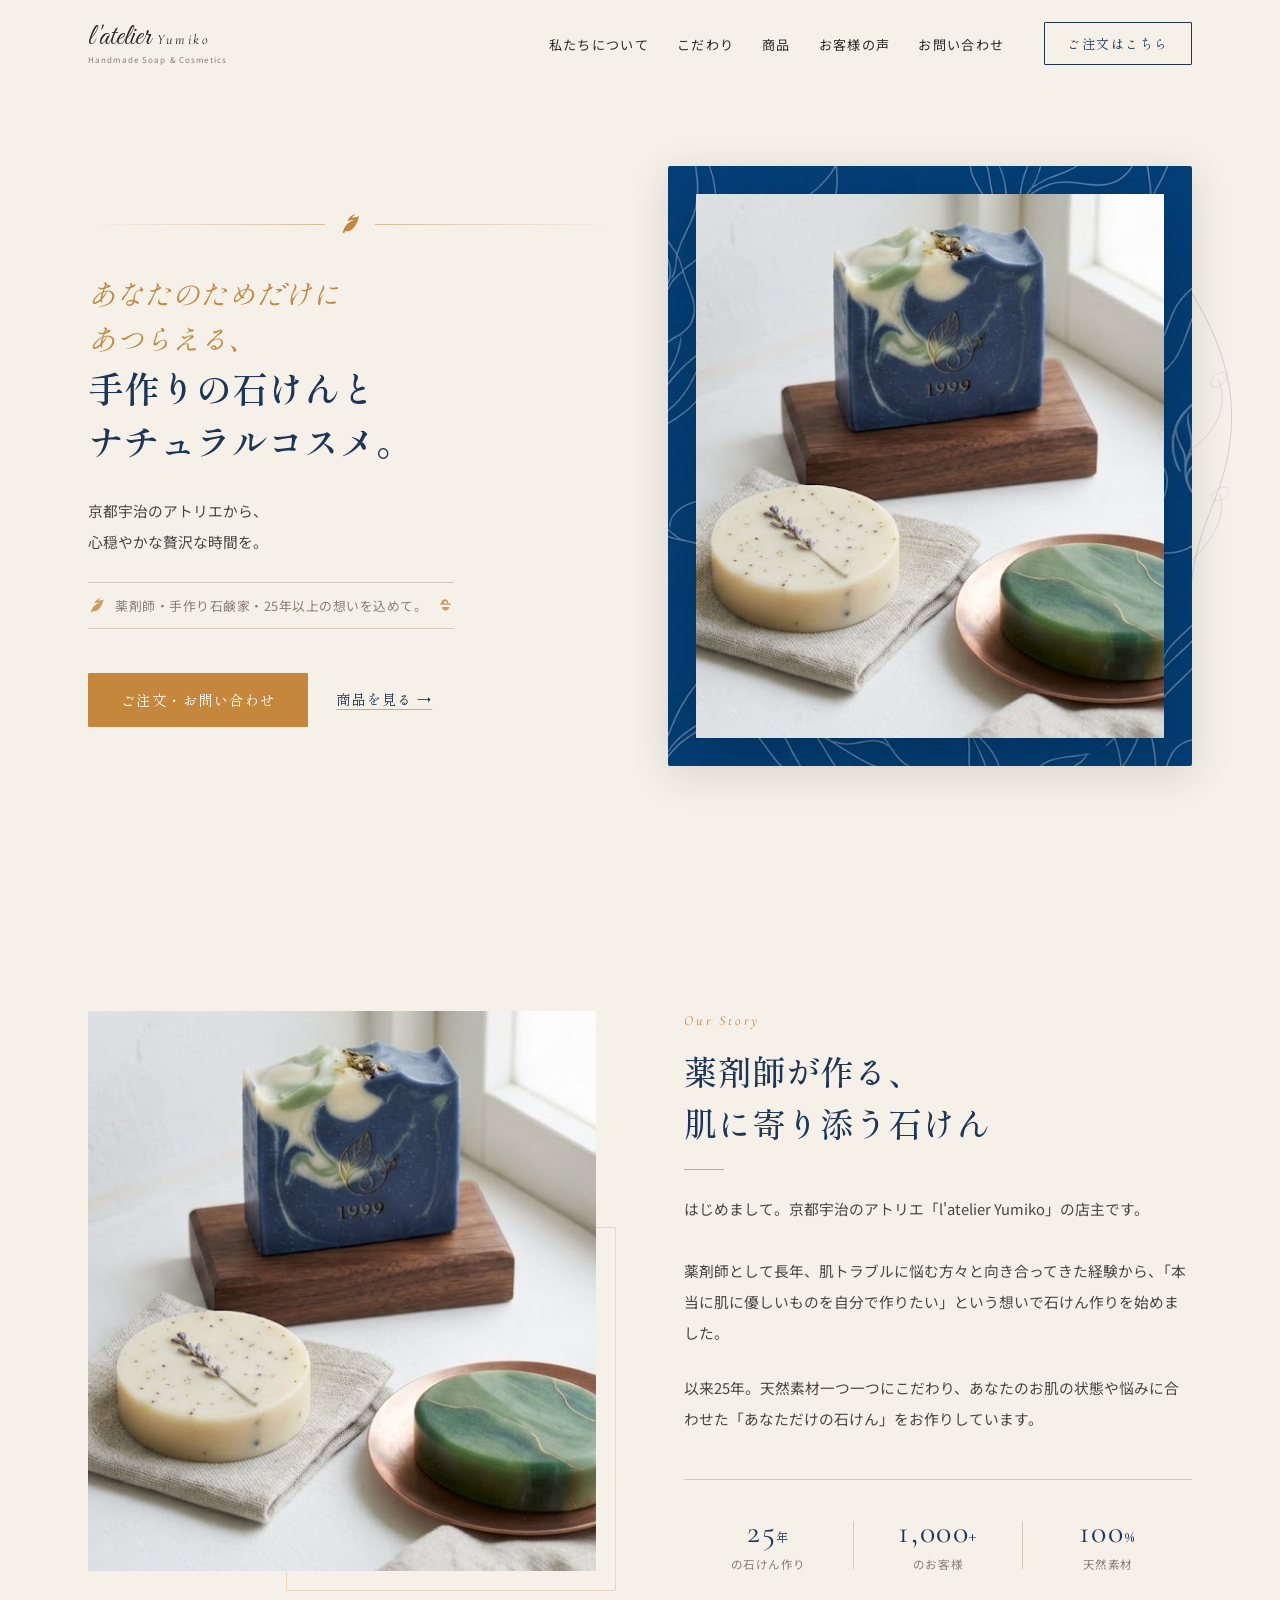
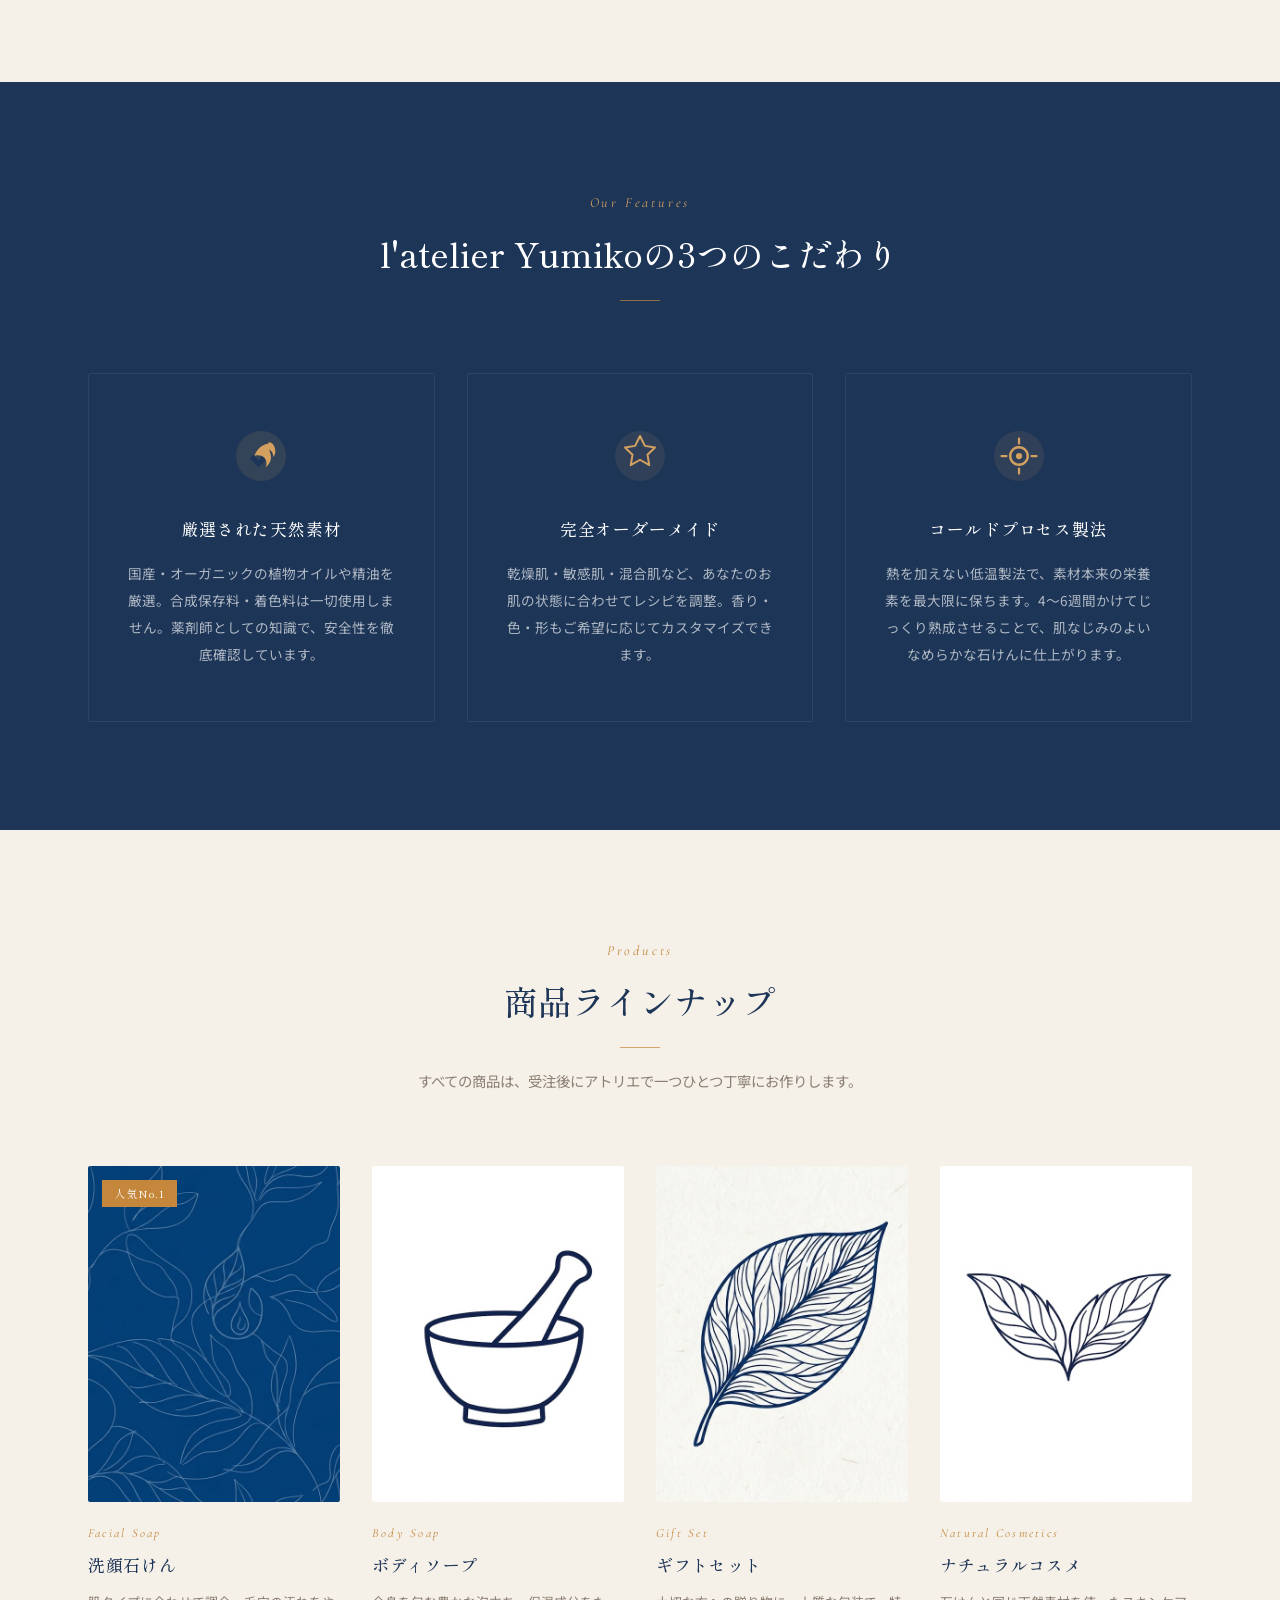
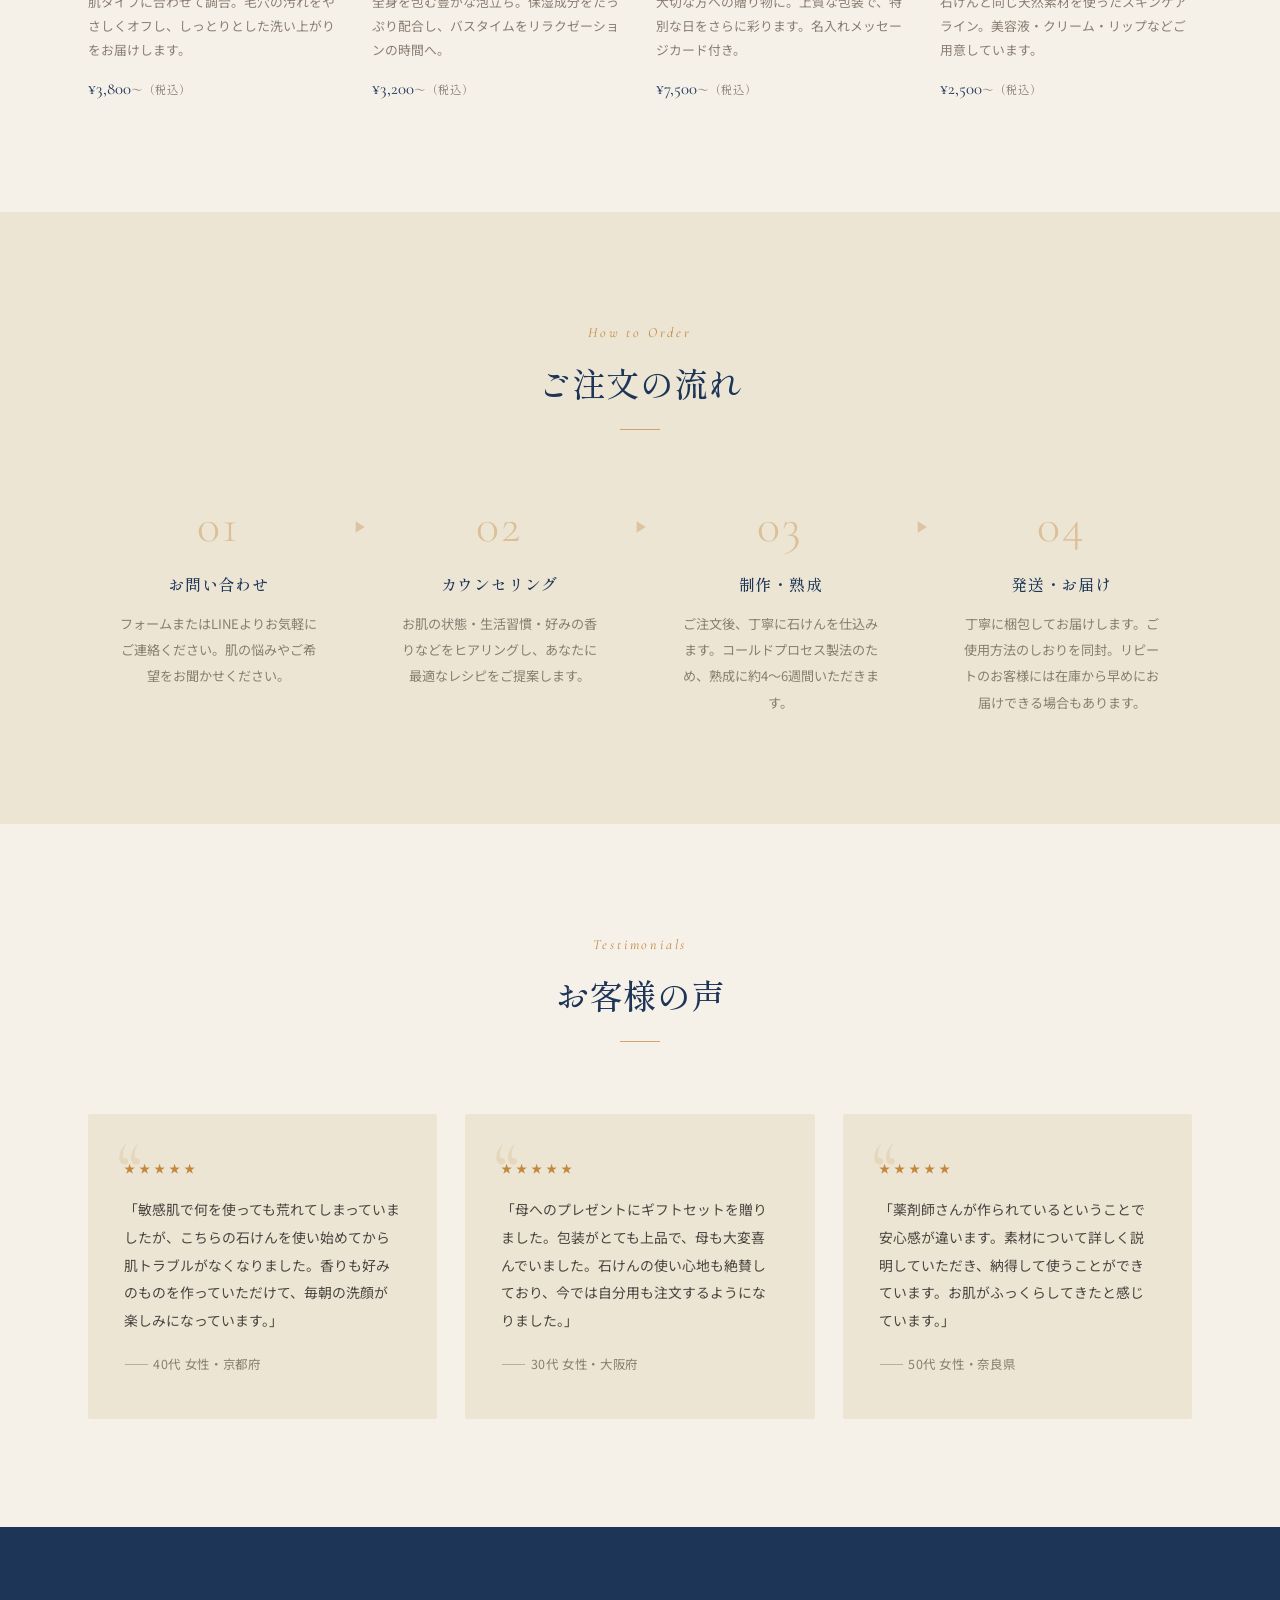
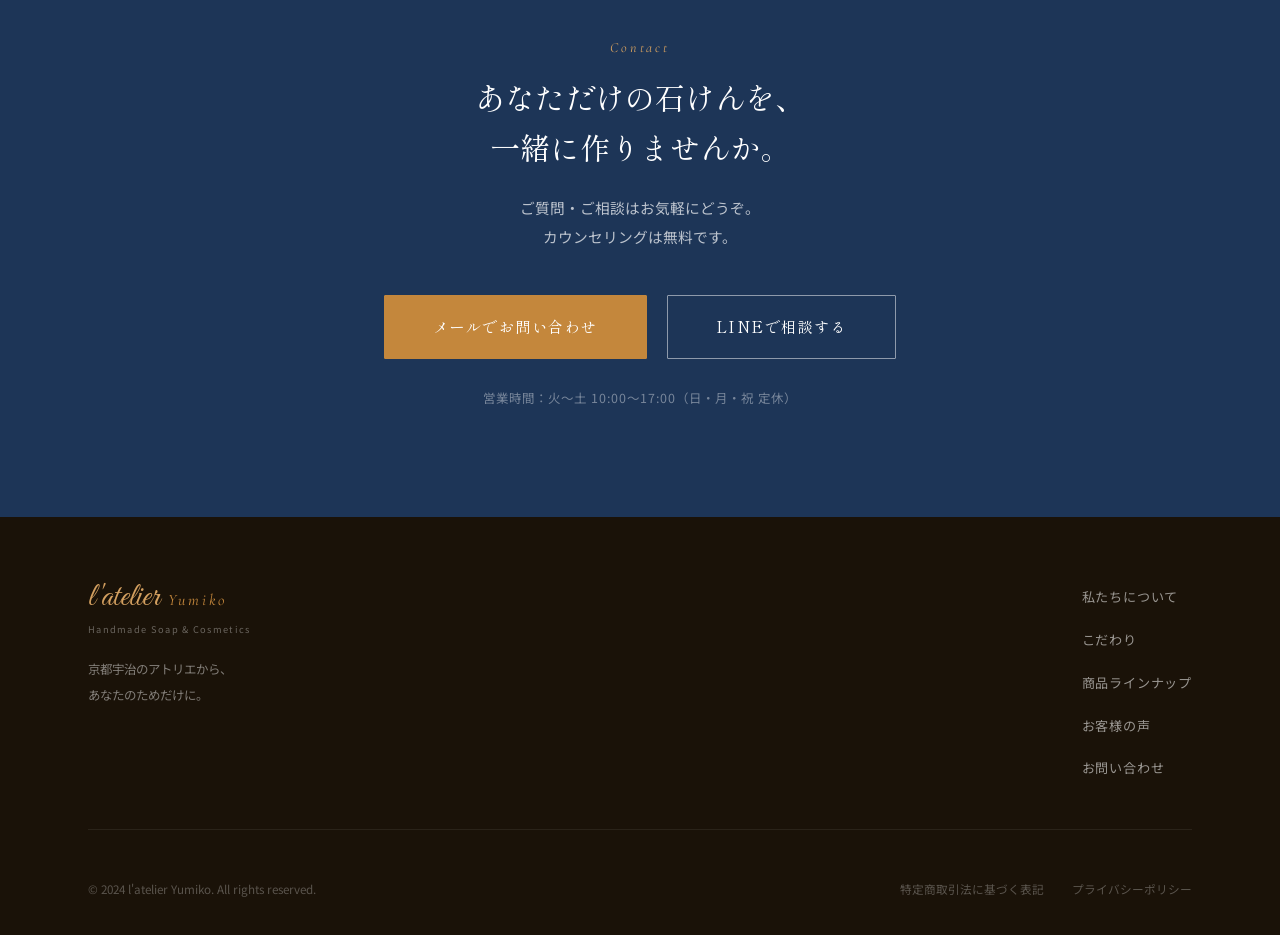
<file: index.html>
<!DOCTYPE html>
<html lang="ja">
<head>
  <meta charset="UTF-8">
  <meta name="viewport" content="width=device-width, initial-scale=1.0">
  <title>l'atelier Yumiko｜オーダーメイドの手作り化粧石鹸とナチュラルコスメ</title>
  <link rel="preconnect" href="https://fonts.googleapis.com">
  <link rel="preconnect" href="https://fonts.gstatic.com" crossorigin>
  <link href="https://fonts.googleapis.com/css2?family=Cormorant+Garamond:ital,wght@0,300;0,400;1,300;1,400&family=Great+Vibes&family=Shippori+Mincho:wght@400;500;600&family=Noto+Sans+JP:wght@300;400&display=swap" rel="stylesheet">
  <link rel="stylesheet" href="css/style.css">
</head>
<body>

  <!-- ===== HEADER ===== -->
  <header class="header" id="header">
    <div class="header__inner">
      <div class="header__logo">
        <div class="header__logo-mark">
          <span class="header__logo-script">l'atelier</span>
          <span class="header__logo-name">Yumiko</span>
        </div>
        <span class="header__logo-sub">Handmade Soap &amp; Cosmetics</span>
      </div>
      <nav class="header__nav" id="headerNav">
        <ul class="header__nav-list">
          <li><a href="#about">私たちについて</a></li>
          <li><a href="#features">こだわり</a></li>
          <li><a href="#products">商品</a></li>
          <li><a href="#testimonials">お客様の声</a></li>
          <li><a href="#contact">お問い合わせ</a></li>
        </ul>
      </nav>
      <a href="#contact" class="header__cta btn btn--outline">ご注文はこちら</a>
      <button class="header__burger" id="burgerBtn" aria-label="メニューを開く" aria-expanded="false">
        <span></span><span></span><span></span>
      </button>
    </div>
  </header>

  <!-- ===== HERO ===== -->
  <section class="hero" id="top">
    <div class="hero__inner">

      <!-- Left: Text -->
      <div class="hero__content" data-aos="fade-right">
        <div class="hero__deco-line" aria-hidden="true">
          <span class="hero__deco-rule"></span>
          <svg class="hero__leaf-icon" xmlns="http://www.w3.org/2000/svg" viewBox="0 0 24 24" aria-hidden="true">
            <path d="M17 8C8 10 5.9 16.17 3.82 21.34L5.71 22l1-2.3A4.49 4.49 0 0 0 8 20C19 20 22 3 22 3c-1 2-8 2-8 2 2-2 4-4 4-4s-7 2-9 8c0 0 2-1 4-1z"/>
          </svg>
          <span class="hero__deco-rule"></span>
        </div>

        <h1 class="hero__title">
          <span class="hero__title--gold">あなたのためだけに<br>あつらえる、</span>
          <span class="hero__title--navy">手作りの石けんと<br>ナチュラルコスメ。</span>
        </h1>

        <p class="hero__desc">京都宇治のアトリエから、<br>心穏やかな贅沢な時間を。</p>

        <div class="hero__badge">
          <svg class="hero__badge-icon" xmlns="http://www.w3.org/2000/svg" viewBox="0 0 24 24" aria-hidden="true">
            <path d="M17 8C8 10 5.9 16.17 3.82 21.34L5.71 22l1-2.3A4.49 4.49 0 0 0 8 20C19 20 22 3 22 3c-1 2-8 2-8 2 2-2 4-4 4-4s-7 2-9 8c0 0 2-1 4-1z"/>
          </svg>
          <span>薬剤師・手作り石鹸家・25年以上の想いを込めて。</span>
          <svg class="hero__badge-icon" xmlns="http://www.w3.org/2000/svg" viewBox="0 0 24 24" aria-hidden="true">
            <path d="M7 14c0 2.76 2.24 5 5 5s5-2.24 5-5H7zm10-5h-1V8c0-2.76-2.24-5-5-5S6 5.24 6 8v1H5c-.55 0-1 .45-1 1s.45 1 1 1h14c.55 0 1-.45 1-1s-.45-1-1-1zm-3 0H10V8c0-1.1.9-2 2-2s2 .9 2 2v1z"/>
          </svg>
        </div>

        <div class="hero__cta-wrap">
          <a href="#contact" class="btn btn--primary">ご注文・お問い合わせ</a>
          <a href="#products" class="btn btn--ghost">商品を見る →</a>
        </div>
      </div>

      <!-- Right: Image -->
      <div class="hero__image-wrap" data-aos="fade-left">
        <div class="hero__image-frame">
          <img src="images/img2.jpg" alt="" class="hero__bg-img" aria-hidden="true">
          <img src="images/img1.jpg" alt="手作りの石けん" class="hero__image">
        </div>
        <!-- Botanical decoration -->
        <svg class="hero__botanical" xmlns="http://www.w3.org/2000/svg" viewBox="0 0 120 400" aria-hidden="true">
          <path d="M60 400 C60 300 100 270 110 190 C120 110 90 50 60 0" fill="none" stroke="#1d3557" stroke-width="1.2" opacity="0.18"/>
          <path d="M60 340 C85 315 105 290 98 255" fill="none" stroke="#1d3557" stroke-width="1" opacity="0.15"/>
          <path d="M60 270 C35 248 18 218 32 182" fill="none" stroke="#1d3557" stroke-width="1" opacity="0.15"/>
          <path d="M60 200 C92 178 108 148 96 112" fill="none" stroke="#1d3557" stroke-width="1" opacity="0.15"/>
          <path d="M60 130 C38 110 22 82 38 46" fill="none" stroke="#1d3557" stroke-width="1" opacity="0.15"/>
          <ellipse cx="98" cy="255" rx="12" ry="7" transform="rotate(-30 98 255)" fill="none" stroke="#1d3557" stroke-width="0.8" opacity="0.12"/>
          <ellipse cx="32" cy="182" rx="12" ry="7" transform="rotate(20 32 182)" fill="none" stroke="#1d3557" stroke-width="0.8" opacity="0.12"/>
          <ellipse cx="96" cy="112" rx="12" ry="7" transform="rotate(-40 96 112)" fill="none" stroke="#1d3557" stroke-width="0.8" opacity="0.12"/>
        </svg>
      </div>
    </div>
  </section>

  <!-- ===== ABOUT ===== -->
  <section class="about section" id="about">
    <div class="container">
      <div class="about__inner">
        <div class="about__image-wrap" data-aos="fade-right">
          <img src="images/img1.jpg" alt="アトリエで石けんを作る様子" class="about__image">
          <div class="about__image-frame" aria-hidden="true"></div>
        </div>
        <div class="about__content" data-aos="fade-left">
          <p class="section__label">Our Story</p>
          <h2 class="section__title">薬剤師が作る、<br>肌に寄り添う石けん</h2>
          <div class="divider divider--left"></div>
          <p class="about__text">
            はじめまして。京都宇治のアトリエ「l'atelier Yumiko」の店主です。<br><br>
            薬剤師として長年、肌トラブルに悩む方々と向き合ってきた経験から、「本当に肌に優しいものを自分で作りたい」という想いで石けん作りを始めました。
          </p>
          <p class="about__text">
            以来25年。天然素材一つ一つにこだわり、あなたのお肌の状態や悩みに合わせた「あなただけの石けん」をお作りしています。
          </p>
          <div class="about__stats">
            <div class="about__stat">
              <span class="about__stat-num">25<small>年</small></span>
              <span class="about__stat-label">の石けん作り</span>
            </div>
            <div class="about__stat-divider" aria-hidden="true"></div>
            <div class="about__stat">
              <span class="about__stat-num">1,000<small>+</small></span>
              <span class="about__stat-label">のお客様</span>
            </div>
            <div class="about__stat-divider" aria-hidden="true"></div>
            <div class="about__stat">
              <span class="about__stat-num">100<small>%</small></span>
              <span class="about__stat-label">天然素材</span>
            </div>
          </div>
        </div>
      </div>
    </div>
  </section>

  <!-- ===== FEATURES ===== -->
  <section class="features section section--navy" id="features">
    <div class="container">
      <div class="section__head" data-aos="fade-up">
        <p class="section__label section__label--gold">Our Features</p>
        <h2 class="section__title section__title--light">l'atelier Yumikoの3つのこだわり</h2>
        <div class="divider"></div>
      </div>
      <div class="features__grid">
        <div class="features__item" data-aos="fade-up" data-aos-delay="0">
          <div class="features__icon-wrap">
            <svg xmlns="http://www.w3.org/2000/svg" viewBox="0 0 48 48" aria-hidden="true">
              <path d="M24 4C12.96 4 4 12.96 4 24s8.96 20 20 20 20-8.96 20-20S35.04 4 24 4zm-2 29l-7-7 2.83-2.83L22 27.34l8.17-8.17L33 22l-11 11z" fill="currentColor" opacity="0.12"/>
              <path d="M30 14c-7 1.4-9.8 5.8-11.2 9.8 0 0 1.3-.4 2.6-.4 4.3 0 7 2.7 7 7 0 .9-.4 1.7-.9 2.6 2.6-1.7 4.5-4.7 4.5-8.3 0-2.6-.9-4.5-1.7-6 1.7.9 3.5 2.6 3.5 6.1.9-.9 1.7-2.6 1.7-4.4 0-4.3-2.6-7.8-5.5-7.4z" fill="currentColor"/>
            </svg>
          </div>
          <h3 class="features__title">厳選された天然素材</h3>
          <p class="features__text">国産・オーガニックの植物オイルや精油を厳選。合成保存料・着色料は一切使用しません。薬剤師としての知識で、安全性を徹底確認しています。</p>
        </div>
        <div class="features__item" data-aos="fade-up" data-aos-delay="150">
          <div class="features__icon-wrap">
            <svg xmlns="http://www.w3.org/2000/svg" viewBox="0 0 48 48" aria-hidden="true">
              <path d="M24 44c11.05 0 20-8.95 20-20S35.05 4 24 4 4 12.95 4 24s8.95 20 20 20z" fill="currentColor" opacity="0.1"/>
              <path d="M24 8l3.9 7.9L36 17.2l-6 5.8 1.4 8.3L24 27l-7.4 4.3 1.4-8.3-6-5.8 8.1-1.3L24 8z" fill="none" stroke="currentColor" stroke-width="1.6" stroke-linejoin="round"/>
            </svg>
          </div>
          <h3 class="features__title">完全オーダーメイド</h3>
          <p class="features__text">乾燥肌・敏感肌・混合肌など、あなたのお肌の状態に合わせてレシピを調整。香り・色・形もご希望に応じてカスタマイズできます。</p>
        </div>
        <div class="features__item" data-aos="fade-up" data-aos-delay="300">
          <div class="features__icon-wrap">
            <svg xmlns="http://www.w3.org/2000/svg" viewBox="0 0 48 48" aria-hidden="true">
              <path d="M24 44c11.05 0 20-8.95 20-20S35.05 4 24 4 4 12.95 4 24s8.95 20 20 20z" fill="currentColor" opacity="0.1"/>
              <path d="M16 24c0-4.42 3.58-8 8-8s8 3.58 8 8-3.58 8-8 8-8-3.58-8-8zm8-6c-3.31 0-6 2.69-6 6s2.69 6 6 6 6-2.69 6-6-2.69-6-6-6z" fill="currentColor"/>
              <circle cx="24" cy="24" r="2.5" fill="currentColor"/>
              <path d="M24 10v4M24 34v4M10 24h4M34 24h4" stroke="currentColor" stroke-width="1.8" stroke-linecap="round"/>
            </svg>
          </div>
          <h3 class="features__title">コールドプロセス製法</h3>
          <p class="features__text">熱を加えない低温製法で、素材本来の栄養素を最大限に保ちます。4〜6週間かけてじっくり熟成させることで、肌なじみのよいなめらかな石けんに仕上がります。</p>
        </div>
      </div>
    </div>
  </section>

  <!-- ===== PRODUCTS ===== -->
  <section class="products section" id="products">
    <div class="container">
      <div class="section__head" data-aos="fade-up">
        <p class="section__label">Products</p>
        <h2 class="section__title">商品ラインナップ</h2>
        <div class="divider"></div>
        <p class="section__subtitle">すべての商品は、受注後にアトリエで一つひとつ丁寧にお作りします。</p>
      </div>
      <div class="products__grid">
        <article class="products__item" data-aos="fade-up" data-aos-delay="0">
          <div class="products__image-wrap">
            <img src="images/img2.jpg" alt="洗顔石けん" class="products__image">
            <div class="products__badge">人気No.1</div>
          </div>
          <div class="products__info">
            <p class="products__category">Facial Soap</p>
            <h3 class="products__name">洗顔石けん</h3>
            <p class="products__desc">肌タイプに合わせて調合。毛穴の汚れをやさしくオフし、しっとりとした洗い上がりをお届けします。</p>
            <p class="products__price">¥3,800<small>〜（税込）</small></p>
          </div>
        </article>
        <article class="products__item" data-aos="fade-up" data-aos-delay="150">
          <div class="products__image-wrap">
            <img src="images/img4.jpg" alt="ボディソープ" class="products__image">
          </div>
          <div class="products__info">
            <p class="products__category">Body Soap</p>
            <h3 class="products__name">ボディソープ</h3>
            <p class="products__desc">全身を包む豊かな泡立ち。保湿成分をたっぷり配合し、バスタイムをリラクゼーションの時間へ。</p>
            <p class="products__price">¥3,200<small>〜（税込）</small></p>
          </div>
        </article>
        <article class="products__item" data-aos="fade-up" data-aos-delay="300">
          <div class="products__image-wrap">
            <img src="images/img5.jpg" alt="ギフトセット" class="products__image">
          </div>
          <div class="products__info">
            <p class="products__category">Gift Set</p>
            <h3 class="products__name">ギフトセット</h3>
            <p class="products__desc">大切な方への贈り物に。上質な包装で、特別な日をさらに彩ります。名入れメッセージカード付き。</p>
            <p class="products__price">¥7,500<small>〜（税込）</small></p>
          </div>
        </article>
        <article class="products__item" data-aos="fade-up" data-aos-delay="450">
          <div class="products__image-wrap">
            <img src="images/img6.jpg" alt="ナチュラルコスメ" class="products__image">
          </div>
          <div class="products__info">
            <p class="products__category">Natural Cosmetics</p>
            <h3 class="products__name">ナチュラルコスメ</h3>
            <p class="products__desc">石けんと同じ天然素材を使ったスキンケアライン。美容液・クリーム・リップなどご用意しています。</p>
            <p class="products__price">¥2,500<small>〜（税込）</small></p>
          </div>
        </article>
      </div>
    </div>
  </section>

  <!-- ===== PROCESS ===== -->
  <section class="process section section--cream" id="process">
    <div class="container">
      <div class="section__head" data-aos="fade-up">
        <p class="section__label">How to Order</p>
        <h2 class="section__title">ご注文の流れ</h2>
        <div class="divider"></div>
      </div>
      <div class="process__steps">
        <div class="process__step" data-aos="fade-up" data-aos-delay="0">
          <div class="process__num">01</div>
          <h3 class="process__title">お問い合わせ</h3>
          <p class="process__text">フォームまたはLINEよりお気軽にご連絡ください。肌の悩みやご希望をお聞かせください。</p>
        </div>
        <div class="process__arrow" aria-hidden="true">
          <svg xmlns="http://www.w3.org/2000/svg" viewBox="0 0 24 24"><path d="M8 5v14l11-7z" fill="currentColor"/></svg>
        </div>
        <div class="process__step" data-aos="fade-up" data-aos-delay="100">
          <div class="process__num">02</div>
          <h3 class="process__title">カウンセリング</h3>
          <p class="process__text">お肌の状態・生活習慣・好みの香りなどをヒアリングし、あなたに最適なレシピをご提案します。</p>
        </div>
        <div class="process__arrow" aria-hidden="true">
          <svg xmlns="http://www.w3.org/2000/svg" viewBox="0 0 24 24"><path d="M8 5v14l11-7z" fill="currentColor"/></svg>
        </div>
        <div class="process__step" data-aos="fade-up" data-aos-delay="200">
          <div class="process__num">03</div>
          <h3 class="process__title">制作・熟成</h3>
          <p class="process__text">ご注文後、丁寧に石けんを仕込みます。コールドプロセス製法のため、熟成に約4〜6週間いただきます。</p>
        </div>
        <div class="process__arrow" aria-hidden="true">
          <svg xmlns="http://www.w3.org/2000/svg" viewBox="0 0 24 24"><path d="M8 5v14l11-7z" fill="currentColor"/></svg>
        </div>
        <div class="process__step" data-aos="fade-up" data-aos-delay="300">
          <div class="process__num">04</div>
          <h3 class="process__title">発送・お届け</h3>
          <p class="process__text">丁寧に梱包してお届けします。ご使用方法のしおりを同封。リピートのお客様には在庫から早めにお届けできる場合もあります。</p>
        </div>
      </div>
    </div>
  </section>

  <!-- ===== TESTIMONIALS ===== -->
  <section class="testimonials section" id="testimonials">
    <div class="container">
      <div class="section__head" data-aos="fade-up">
        <p class="section__label">Testimonials</p>
        <h2 class="section__title">お客様の声</h2>
        <div class="divider"></div>
      </div>
      <div class="testimonials__grid">
        <blockquote class="testimonials__item" data-aos="fade-up" data-aos-delay="0">
          <div class="testimonials__stars" aria-label="星5つ">★★★★★</div>
          <p class="testimonials__text">「敏感肌で何を使っても荒れてしまっていましたが、こちらの石けんを使い始めてから肌トラブルがなくなりました。香りも好みのものを作っていただけて、毎朝の洗顔が楽しみになっています。」</p>
          <footer class="testimonials__author">—— 40代 女性・京都府</footer>
        </blockquote>
        <blockquote class="testimonials__item" data-aos="fade-up" data-aos-delay="150">
          <div class="testimonials__stars" aria-label="星5つ">★★★★★</div>
          <p class="testimonials__text">「母へのプレゼントにギフトセットを贈りました。包装がとても上品で、母も大変喜んでいました。石けんの使い心地も絶賛しており、今では自分用も注文するようになりました。」</p>
          <footer class="testimonials__author">—— 30代 女性・大阪府</footer>
        </blockquote>
        <blockquote class="testimonials__item" data-aos="fade-up" data-aos-delay="300">
          <div class="testimonials__stars" aria-label="星5つ">★★★★★</div>
          <p class="testimonials__text">「薬剤師さんが作られているということで安心感が違います。素材について詳しく説明していただき、納得して使うことができています。お肌がふっくらしてきたと感じています。」</p>
          <footer class="testimonials__author">—— 50代 女性・奈良県</footer>
        </blockquote>
      </div>
    </div>
  </section>

  <!-- ===== CTA ===== -->
  <section class="cta section section--navy" id="contact">
    <div class="container">
      <div class="cta__inner" data-aos="fade-up">
        <p class="section__label section__label--gold">Contact</p>
        <h2 class="cta__title">あなただけの石けんを、<br>一緒に作りませんか。</h2>
        <p class="cta__text">ご質問・ご相談はお気軽にどうぞ。<br>カウンセリングは無料です。</p>
        <div class="cta__buttons">
          <a href="mailto:info@latelier-yumiko.jp" class="btn btn--primary btn--large">メールでお問い合わせ</a>
          <a href="#" class="btn btn--outline-white btn--large">LINEで相談する</a>
        </div>
        <p class="cta__note">営業時間：火〜土 10:00〜17:00（日・月・祝 定休）</p>
      </div>
    </div>
  </section>

  <!-- ===== FOOTER ===== -->
  <footer class="footer">
    <div class="container">
      <div class="footer__inner">
        <div class="footer__brand">
          <div class="footer__logo-mark">
            <span class="footer__logo-script">l'atelier</span>
            <span class="footer__logo-name">Yumiko</span>
          </div>
          <p class="footer__logo-sub">Handmade Soap &amp; Cosmetics</p>
          <p class="footer__tagline">京都宇治のアトリエから、<br>あなたのためだけに。</p>
        </div>
        <nav class="footer__nav" aria-label="フッターナビゲーション">
          <ul>
            <li><a href="#about">私たちについて</a></li>
            <li><a href="#features">こだわり</a></li>
            <li><a href="#products">商品ラインナップ</a></li>
            <li><a href="#testimonials">お客様の声</a></li>
            <li><a href="#contact">お問い合わせ</a></li>
          </ul>
        </nav>
      </div>
      <div class="footer__bottom">
        <p>© 2024 l'atelier Yumiko. All rights reserved.</p>
        <div class="footer__links">
          <a href="#">特定商取引法に基づく表記</a>
          <a href="#">プライバシーポリシー</a>
        </div>
      </div>
    </div>
  </footer>

  <script src="script.js"></script>
</body>
</html>
</file>
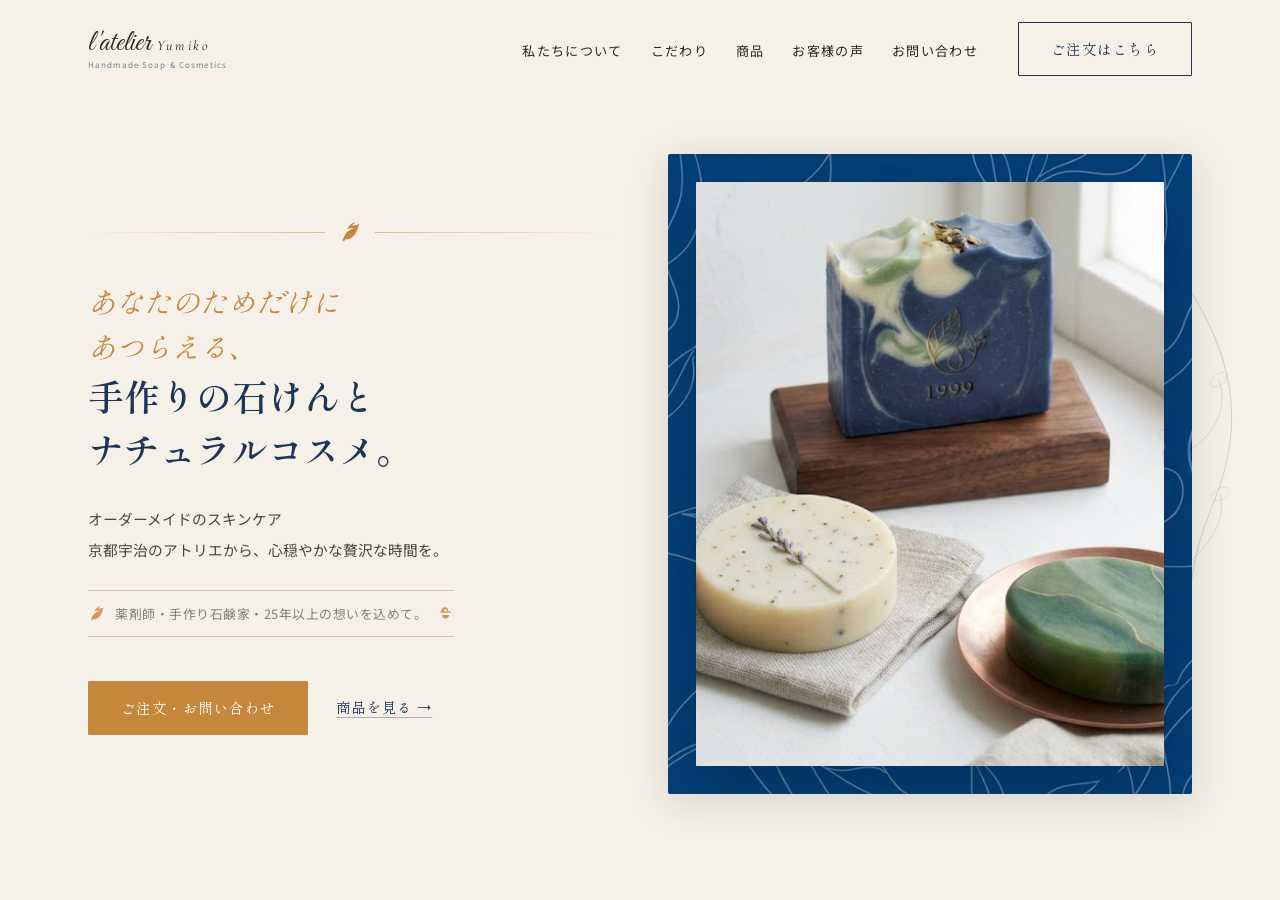
<file: firstview.html>
<!DOCTYPE html>
<html lang="ja">
<head>
  <meta charset="UTF-8">
  <meta name="viewport" content="width=device-width, initial-scale=1.0">
  <title>l'atelier Yumiko｜ファーストビュー</title>
  <link rel="preconnect" href="https://fonts.googleapis.com">
  <link rel="preconnect" href="https://fonts.gstatic.com" crossorigin>
  <link href="https://fonts.googleapis.com/css2?family=Cormorant+Garamond:ital,wght@0,300;0,400;1,300;1,400&family=Great+Vibes&family=Shippori+Mincho:wght@400;500;600&family=Noto+Sans+JP:wght@300;400&display=swap" rel="stylesheet">
  <link rel="stylesheet" href="css/firstview.css">
</head>
<body>

  <!-- ===== HEADER ===== -->
  <header class="header" id="header">
    <div class="header__inner">
      <div class="header__logo">
        <div class="header__logo-mark">
          <span class="header__logo-script">l'atelier</span>
          <span class="header__logo-name">Yumiko</span>
        </div>
        <span class="header__logo-sub">Handmade Soap &amp; Cosmetics</span>
      </div>
      <nav class="header__nav" id="headerNav">
        <ul class="header__nav-list">
          <li><a href="#">私たちについて</a></li>
          <li><a href="#">こだわり</a></li>
          <li><a href="#">商品</a></li>
          <li><a href="#">お客様の声</a></li>
          <li><a href="#">お問い合わせ</a></li>
        </ul>
      </nav>
      <a href="#" class="btn btn--outline">ご注文はこちら</a>
      <button class="header__burger" id="burgerBtn" aria-label="メニューを開く" aria-expanded="false">
        <span></span><span></span><span></span>
      </button>
    </div>
  </header>

  <!-- ===== HERO（ファーストビュー） ===== -->
  <section class="hero">
    <div class="hero__inner">

      <!-- Left: Text -->
      <div class="hero__content">
        <div class="hero__deco-line" aria-hidden="true">
          <span class="hero__deco-rule"></span>
          <svg class="hero__leaf-icon" xmlns="http://www.w3.org/2000/svg" viewBox="0 0 24 24">
            <path d="M17 8C8 10 5.9 16.17 3.82 21.34L5.71 22l1-2.3A4.49 4.49 0 0 0 8 20C19 20 22 3 22 3c-1 2-8 2-8 2 2-2 4-4 4-4s-7 2-9 8c0 0 2-1 4-1z"/>
          </svg>
          <span class="hero__deco-rule"></span>
        </div>

        <h1 class="hero__title">
          <span class="hero__title--gold">あなたのためだけに<br>あつらえる、</span>
          <span class="hero__title--navy">手作りの石けんと<br>ナチュラルコスメ。</span>
        </h1>

        <p class="hero__desc">
          オーダーメイドのスキンケア<br>
          京都宇治のアトリエから、心穏やかな贅沢な時間を。
        </p>

        <div class="hero__badge">
          <svg class="hero__badge-icon" xmlns="http://www.w3.org/2000/svg" viewBox="0 0 24 24">
            <path d="M17 8C8 10 5.9 16.17 3.82 21.34L5.71 22l1-2.3A4.49 4.49 0 0 0 8 20C19 20 22 3 22 3c-1 2-8 2-8 2 2-2 4-4 4-4s-7 2-9 8c0 0 2-1 4-1z"/>
          </svg>
          <span>薬剤師・手作り石鹸家・25年以上の想いを込めて。</span>
          <svg class="hero__badge-icon" xmlns="http://www.w3.org/2000/svg" viewBox="0 0 24 24">
            <path d="M7 14c0 2.76 2.24 5 5 5s5-2.24 5-5H7zm10-5h-1V8c0-2.76-2.24-5-5-5S6 5.24 6 8v1H5c-.55 0-1 .45-1 1s.45 1 1 1h14c.55 0 1-.45 1-1s-.45-1-1-1zm-3 0H10V8c0-1.1.9-2 2-2s2 .9 2 2v1z"/>
          </svg>
        </div>

        <div class="hero__cta-wrap">
          <a href="#" class="btn btn--primary">ご注文・お問い合わせ</a>
          <a href="#" class="btn btn--ghost">商品を見る →</a>
        </div>
      </div>

      <!-- Right: Image -->
      <div class="hero__image-wrap">
        <div class="hero__image-frame">
          <img src="images/img2.jpg" alt="" class="hero__bg-img" aria-hidden="true">
          <img src="images/img1.jpg" alt="手作りの石けん" class="hero__image">
        </div>
        <!-- Botanical decoration -->
        <svg class="hero__botanical" xmlns="http://www.w3.org/2000/svg" viewBox="0 0 120 400" aria-hidden="true">
          <path d="M60 400 C60 300 100 270 110 190 C120 110 90 50 60 0" fill="none" stroke="#1d3557" stroke-width="1.2" opacity="0.18"/>
          <path d="M60 340 C85 315 105 290 98 255" fill="none" stroke="#1d3557" stroke-width="1" opacity="0.15"/>
          <path d="M60 270 C35 248 18 218 32 182" fill="none" stroke="#1d3557" stroke-width="1" opacity="0.15"/>
          <path d="M60 200 C92 178 108 148 96 112" fill="none" stroke="#1d3557" stroke-width="1" opacity="0.15"/>
          <path d="M60 130 C38 110 22 82 38 46" fill="none" stroke="#1d3557" stroke-width="1" opacity="0.15"/>
          <ellipse cx="98" cy="255" rx="12" ry="7" transform="rotate(-30 98 255)" fill="none" stroke="#1d3557" stroke-width="0.8" opacity="0.12"/>
          <ellipse cx="32" cy="182" rx="12" ry="7" transform="rotate(20 32 182)" fill="none" stroke="#1d3557" stroke-width="0.8" opacity="0.12"/>
          <ellipse cx="96" cy="112" rx="12" ry="7" transform="rotate(-40 96 112)" fill="none" stroke="#1d3557" stroke-width="0.8" opacity="0.12"/>
        </svg>
      </div>
    </div>
  </section>

  <script src="script.js"></script>
</body>
</html>
</file>
<file: css/style.css>
/* ============================================================
   VARIABLES & RESET
============================================================ */
:root {
  --cream:        #f5f0e8;
  --cream-dark:   #ece5d4;
  --cream-mid:    #f0ead9;
  --navy:         #1d3557;
  --navy-light:   #2c4a6e;
  --gold:         #c4873c;
  --gold-light:   #d4a060;
  --dark:         #2d2926;
  --text:         #4a4540;
  --text-light:   #8a7e72;
  --white:        #ffffff;
  --border:       #d4c9b4;

  --ff-serif:  'Shippori Mincho', 'Yu Mincho', '游明朝', serif;
  --ff-sans:   'Noto Sans JP', sans-serif;
  --ff-en:     'Cormorant Garamond', serif;
  --ff-script: 'Great Vibes', cursive;

  --transition: 0.3s ease;
  --shadow:     0 4px 24px rgba(45, 41, 38, 0.08);
  --shadow-md:  0 8px 40px rgba(45, 41, 38, 0.14);
}

*, *::before, *::after {
  box-sizing: border-box;
  margin: 0;
  padding: 0;
}

html {
  scroll-behavior: smooth;
  font-size: 16px;
}

body {
  font-family: var(--ff-sans);
  color: var(--dark);
  background-color: var(--cream);
  line-height: 1.8;
  -webkit-font-smoothing: antialiased;
}

img {
  max-width: 100%;
  height: auto;
  display: block;
}

a {
  color: inherit;
  text-decoration: none;
  transition: var(--transition);
}

ul { list-style: none; }


/* ============================================================
   UTILITIES
============================================================ */
.container {
  max-width: 1200px;
  margin: 0 auto;
  padding: 0 48px;
}

.section {
  padding: 108px 0;
}

.section--navy  { background-color: var(--navy);      color: var(--white); }
.section--cream { background-color: var(--cream-dark); }

.section__head {
  text-align: center;
  margin-bottom: 72px;
}

.section__label {
  font-family: var(--ff-en);
  font-style: italic;
  font-size: 0.875rem;
  letter-spacing: 0.2em;
  color: var(--gold);
  display: block;
  margin-bottom: 12px;
}

.section__label--gold { color: var(--gold-light); }

.section__title {
  font-family: var(--ff-serif);
  font-size: clamp(1.5rem, 2.8vw, 2.1rem);
  font-weight: 500;
  line-height: 1.55;
  color: var(--navy);
}

.section__title--light { color: var(--white); }

.section__subtitle {
  margin-top: 20px;
  font-size: 0.9rem;
  color: var(--text-light);
}

.divider {
  width: 40px;
  height: 1px;
  background: var(--gold);
  margin: 20px auto 0;
  opacity: 0.7;
}

.divider--left { margin-left: 0; }


/* ============================================================
   BUTTONS
============================================================ */
.btn {
  display: inline-flex;
  align-items: center;
  justify-content: center;
  gap: 8px;
  padding: 13px 32px;
  font-family: var(--ff-serif);
  font-size: 0.9rem;
  letter-spacing: 0.1em;
  border-radius: 1px;
  border: 1px solid transparent;
  cursor: pointer;
  transition: all var(--transition);
  white-space: nowrap;
}

.btn--primary {
  background: var(--gold);
  color: var(--white);
  border-color: var(--gold);
}
.btn--primary:hover {
  background: var(--gold-light);
  border-color: var(--gold-light);
  transform: translateY(-2px);
  box-shadow: 0 6px 20px rgba(196, 135, 60, 0.35);
}

.btn--outline {
  background: transparent;
  color: var(--navy);
  border-color: var(--navy);
}
.btn--outline:hover {
  background: var(--navy);
  color: var(--white);
}

.btn--outline-white {
  background: transparent;
  color: var(--white);
  border-color: rgba(255, 255, 255, 0.5);
}
.btn--outline-white:hover {
  background: rgba(255, 255, 255, 0.08);
  border-color: var(--white);
}

.btn--ghost {
  background: transparent;
  color: var(--navy);
  border: none;
  padding-left: 0;
  padding-right: 0;
  font-size: 0.875rem;
  letter-spacing: 0.08em;
  text-decoration: underline;
  text-underline-offset: 4px;
  text-decoration-color: rgba(29, 53, 87, 0.35);
}
.btn--ghost:hover {
  color: var(--gold);
  text-decoration-color: var(--gold);
}

.btn--large {
  padding: 17px 48px;
  font-size: 0.95rem;
}


/* ============================================================
   HEADER
============================================================ */
.header {
  position: fixed;
  top: 0;
  left: 0;
  right: 0;
  z-index: 100;
  padding: 22px 0;
  transition: padding var(--transition), background var(--transition), box-shadow var(--transition);
}

.header.is-scrolled {
  background: rgba(245, 240, 232, 0.96);
  backdrop-filter: blur(10px);
  -webkit-backdrop-filter: blur(10px);
  padding: 14px 0;
  box-shadow: 0 1px 0 rgba(0, 0, 0, 0.06);
}

.header__inner {
  max-width: 1200px;
  margin: 0 auto;
  padding: 0 48px;
  display: flex;
  align-items: center;
  gap: 40px;
}

.header__logo {
  display: flex;
  flex-direction: column;
  line-height: 1;
  margin-right: auto;
  gap: 3px;
}

.header__logo-mark {
  display: flex;
  align-items: baseline;
  gap: 6px;
  line-height: 1;
}

.header__logo-script {
  font-family: var(--ff-script);
  font-size: 1.85rem;
  color: var(--dark);
  line-height: 1;
}

.header__logo-name {
  font-family: var(--ff-en);
  font-style: italic;
  font-size: 0.88rem;
  letter-spacing: 0.18em;
  color: var(--dark);
}

.header__logo-sub {
  display: block;
  font-size: 0.5rem;
  letter-spacing: 0.14em;
  color: var(--text-light);
  text-align: right;
  margin-top: 1px;
}

.header__nav-list {
  display: flex;
  gap: 28px;
}

.header__nav-list a {
  font-size: 0.82rem;
  letter-spacing: 0.1em;
  color: var(--dark);
  position: relative;
  padding-bottom: 3px;
}

.header__nav-list a::after {
  content: '';
  position: absolute;
  bottom: 0;
  left: 0;
  width: 0;
  height: 1px;
  background: var(--gold);
  transition: width var(--transition);
}

.header__nav-list a:hover { color: var(--navy); }
.header__nav-list a:hover::after { width: 100%; }

.header__cta {
  font-size: 0.8rem;
  padding: 9px 22px;
  letter-spacing: 0.12em;
}

.header__burger {
  display: none;
  flex-direction: column;
  gap: 5px;
  background: none;
  border: none;
  cursor: pointer;
  padding: 6px;
  margin-left: auto;
}

.header__burger span {
  display: block;
  width: 22px;
  height: 1px;
  background: var(--dark);
  transition: var(--transition);
  transform-origin: center;
}

/* Mobile menu open state */
.header__burger.is-open span:nth-child(1) { transform: rotate(45deg) translate(4px, 4px); }
.header__burger.is-open span:nth-child(2) { opacity: 0; transform: scaleX(0); }
.header__burger.is-open span:nth-child(3) { transform: rotate(-45deg) translate(4px, -4px); }


/* ============================================================
   MOBILE NAV OVERLAY
============================================================ */
.nav-overlay {
  position: fixed;
  top: 0;
  right: 0;
  bottom: 0;
  width: min(320px, 82vw);
  background: rgba(245, 240, 232, 0.97);
  backdrop-filter: blur(12px);
  -webkit-backdrop-filter: blur(12px);
  z-index: 99;
  display: flex;
  flex-direction: column;
  align-items: center;
  justify-content: center;
  gap: 36px;
  box-shadow: -6px 0 32px rgba(45, 41, 38, 0.1);
  transform: translateX(100%);
  visibility: hidden;
  transition: transform 0.4s cubic-bezier(0.4, 0, 0.2, 1),
              visibility 0.4s;
}

.nav-overlay.is-open {
  transform: translateX(0);
  visibility: visible;
}

.nav-overlay .header__nav-list {
  flex-direction: column;
  align-items: center;
  gap: 28px;
}

.nav-overlay .header__nav-list a {
  font-family: var(--ff-serif);
  font-size: 1.2rem;
  letter-spacing: 0.15em;
}


/* ============================================================
   HERO
============================================================ */
.hero {
  min-height: 100vh;
  position: relative;
  background-color: var(--cream);
  overflow: hidden;
}

.hero__inner {
  max-width: 1200px;
  margin: 0 auto;
  padding: 0 48px;
  min-height: 100vh;
  display: grid;
  grid-template-columns: 1fr 1fr;
  align-items: center;
  gap: 56px;
  position: relative;
  z-index: 1;
}

/* Left: Text column */
.hero__content {
  padding-top: 88px;
  padding-bottom: 48px;
}

/* Decorative rule with leaf */
.hero__deco-line {
  display: flex;
  align-items: center;
  gap: 14px;
  margin-bottom: 36px;
}

.hero__deco-rule {
  flex: 1;
  height: 1px;
  background: linear-gradient(to right, transparent, rgba(196, 135, 60, 0.5));
}

.hero__deco-rule:last-child {
  background: linear-gradient(to left, transparent, rgba(196, 135, 60, 0.5));
}

.hero__leaf-icon {
  width: 22px;
  height: 22px;
  fill: var(--gold);
  flex-shrink: 0;
}

/* Heading */
.hero__title {
  font-family: var(--ff-serif);
  font-weight: 400;
  line-height: 1.6;
  margin-bottom: 28px;
}

.hero__title--gold {
  display: block;
  font-size: clamp(1.3rem, 2.2vw, 1.75rem);
  font-style: italic;
  color: var(--gold);
}

.hero__title--navy {
  display: block;
  font-size: clamp(1.7rem, 2.8vw, 2.3rem);
  font-weight: 600;
  color: var(--navy);
  line-height: 1.5;
}

/* Sub description */
.hero__desc {
  font-size: 0.92rem;
  color: var(--text);
  line-height: 2.1;
  margin-bottom: 24px;
}

/* Badge */
.hero__badge {
  display: inline-flex;
  align-items: center;
  gap: 10px;
  border-top: 1px solid var(--border);
  border-bottom: 1px solid var(--border);
  padding: 11px 0;
  margin-bottom: 44px;
  font-size: 0.8rem;
  color: var(--text-light);
  letter-spacing: 0.04em;
}

.hero__badge-icon {
  width: 17px;
  height: 17px;
  fill: var(--gold);
  flex-shrink: 0;
  opacity: 0.8;
}

/* CTAs */
.hero__cta-wrap {
  display: flex;
  align-items: center;
  gap: 28px;
  flex-wrap: wrap;
}

/* Right: Image column */
.hero__image-wrap {
  position: relative;
  padding-top: 80px;
  padding-bottom: 48px;
}

/* 背景(img2) + 石鹸(img1) のレイヤーコンテナ */
.hero__image-frame {
  position: relative;
  overflow: hidden;
  border-radius: 2px;
  box-shadow: var(--shadow-md);
  height: 600px;
}

.hero__bg-img {
  position: absolute;
  inset: 0;
  width: 100%;
  height: 100%;
  object-fit: cover;
  z-index: 0;
}

.hero__image {
  position: absolute;
  inset: 28px;
  width: calc(100% - 56px);
  height: calc(100% - 56px);
  object-fit: cover;
  border-radius: 1px;
  box-shadow: 0 20px 60px rgba(0, 0, 0, 0.22);
  z-index: 1;
}

/* Botanical SVG overlay */
.hero__botanical {
  position: absolute;
  right: -48px;
  top: 50%;
  transform: translateY(-50%);
  width: 100px;
  height: 320px;
  pointer-events: none;
  z-index: 2;
}


/* ============================================================
   ABOUT
============================================================ */
.about__inner {
  display: grid;
  grid-template-columns: 1fr 1fr;
  gap: 88px;
  align-items: center;
}

.about__image-wrap {
  position: relative;
}

.about__image {
  width: 100%;
  height: 560px;
  object-fit: cover;
  border-radius: 2px;
  position: relative;
  z-index: 1;
}

.about__image-frame {
  position: absolute;
  bottom: -20px;
  right: -20px;
  width: 65%;
  height: 65%;
  border: 1px solid var(--gold);
  opacity: 0.25;
  border-radius: 2px;
  z-index: 0;
}

.about__text {
  font-size: 0.92rem;
  color: var(--text);
  line-height: 2.1;
  margin-top: 24px;
}

.about__stats {
  display: flex;
  align-items: center;
  gap: 0;
  margin-top: 44px;
  padding-top: 36px;
  border-top: 1px solid var(--border);
}

.about__stat {
  flex: 1;
  display: flex;
  flex-direction: column;
  align-items: center;
  gap: 6px;
}

.about__stat-num {
  font-family: var(--ff-en);
  font-size: 2rem;
  font-weight: 400;
  color: var(--navy);
  line-height: 1;
  letter-spacing: 0.05em;
}

.about__stat-num small {
  font-family: var(--ff-serif);
  font-size: 0.75rem;
  font-weight: 400;
  letter-spacing: 0.1em;
}

.about__stat-label {
  font-size: 0.72rem;
  color: var(--text-light);
  letter-spacing: 0.05em;
  white-space: nowrap;
}

.about__stat-divider {
  width: 1px;
  height: 48px;
  background: var(--border);
}


/* ============================================================
   FEATURES
============================================================ */
.features__grid {
  display: grid;
  grid-template-columns: repeat(3, 1fr);
  gap: 32px;
}

.features__item {
  text-align: center;
  padding: 52px 36px;
  border: 1px solid rgba(255, 255, 255, 0.08);
  border-radius: 2px;
  transition: all 0.4s ease;
}

.features__item:hover {
  background: rgba(255, 255, 255, 0.04);
  border-color: rgba(196, 135, 60, 0.25);
  transform: translateY(-4px);
}

.features__icon-wrap {
  width: 60px;
  height: 60px;
  margin: 0 auto 28px;
  color: var(--gold-light);
}

.features__icon-wrap svg {
  width: 100%;
  height: 100%;
}

.features__title {
  font-family: var(--ff-serif);
  font-size: 1.05rem;
  font-weight: 500;
  color: var(--white);
  margin-bottom: 16px;
  letter-spacing: 0.05em;
}

.features__text {
  font-size: 0.85rem;
  color: rgba(255, 255, 255, 0.65);
  line-height: 2;
}


/* ============================================================
   PRODUCTS
============================================================ */
.products__grid {
  display: grid;
  grid-template-columns: repeat(4, 1fr);
  gap: 32px;
}

.products__item {
  transition: transform 0.4s ease;
}

.products__item:hover { transform: translateY(-6px); }

.products__image-wrap {
  position: relative;
  overflow: hidden;
  border-radius: 2px;
  margin-bottom: 20px;
  aspect-ratio: 3 / 4;
  background: var(--cream-dark);
}

.products__image {
  width: 100%;
  height: 100%;
  object-fit: cover;
  transition: transform 0.7s ease;
}

.products__item:hover .products__image {
  transform: scale(1.06);
}

.products__badge {
  position: absolute;
  top: 14px;
  left: 14px;
  background: var(--gold);
  color: var(--white);
  font-family: var(--ff-serif);
  font-size: 0.68rem;
  padding: 4px 12px;
  letter-spacing: 0.08em;
  z-index: 1;
}

.products__category {
  font-family: var(--ff-en);
  font-style: italic;
  font-size: 0.78rem;
  color: var(--gold);
  letter-spacing: 0.18em;
  margin-bottom: 6px;
}

.products__name {
  font-family: var(--ff-serif);
  font-size: 1.05rem;
  font-weight: 500;
  color: var(--navy);
  margin-bottom: 10px;
  letter-spacing: 0.04em;
}

.products__desc {
  font-size: 0.8rem;
  color: var(--text-light);
  line-height: 1.85;
  margin-bottom: 12px;
}

.products__price {
  font-family: var(--ff-en);
  font-size: 1.05rem;
  color: var(--navy);
  font-weight: 400;
}

.products__price small {
  font-family: var(--ff-serif);
  font-size: 0.72rem;
  color: var(--text-light);
}


/* ============================================================
   PROCESS
============================================================ */
.process__steps {
  display: flex;
  align-items: flex-start;
  gap: 0;
}

.process__step {
  flex: 1;
  text-align: center;
  padding: 0 28px;
}

.process__arrow {
  flex-shrink: 0;
  color: rgba(196, 135, 60, 0.35);
  padding-top: 14px;
}

.process__arrow svg {
  width: 20px;
  height: 20px;
}

.process__num {
  font-family: var(--ff-en);
  font-size: 3rem;
  font-weight: 300;
  color: var(--gold);
  opacity: 0.4;
  line-height: 1;
  margin-bottom: 20px;
  letter-spacing: 0.05em;
}

.process__title {
  font-family: var(--ff-serif);
  font-size: 1rem;
  font-weight: 500;
  color: var(--navy);
  margin-bottom: 12px;
  letter-spacing: 0.05em;
}

.process__text {
  font-size: 0.82rem;
  color: var(--text-light);
  line-height: 2;
}


/* ============================================================
   TESTIMONIALS
============================================================ */
.testimonials__grid {
  display: grid;
  grid-template-columns: repeat(3, 1fr);
  gap: 28px;
}

.testimonials__item {
  background: var(--cream-dark);
  padding: 44px 36px;
  border-radius: 2px;
  position: relative;
}

.testimonials__item::before {
  content: '\201C';
  position: absolute;
  top: 16px;
  left: 28px;
  font-family: var(--ff-en);
  font-size: 5rem;
  color: var(--gold);
  opacity: 0.15;
  line-height: 1;
  pointer-events: none;
}

.testimonials__stars {
  color: var(--gold);
  font-size: 0.7rem;
  letter-spacing: 4px;
  margin-bottom: 18px;
}

.testimonials__text {
  font-size: 0.865rem;
  color: var(--text);
  line-height: 2;
  margin-bottom: 18px;
}

.testimonials__author {
  font-size: 0.78rem;
  color: var(--text-light);
  letter-spacing: 0.05em;
}


/* ============================================================
   CTA
============================================================ */
.cta__inner {
  text-align: center;
  max-width: 660px;
  margin: 0 auto;
}

.cta__title {
  font-family: var(--ff-serif);
  font-size: clamp(1.4rem, 2.4vw, 1.9rem);
  font-weight: 400;
  color: var(--white);
  line-height: 1.65;
  margin-bottom: 20px;
}

.cta__text {
  font-size: 0.92rem;
  color: rgba(255, 255, 255, 0.7);
  line-height: 2;
  margin-bottom: 44px;
}

.cta__buttons {
  display: flex;
  gap: 20px;
  justify-content: center;
  flex-wrap: wrap;
  margin-bottom: 28px;
}

.cta__note {
  font-size: 0.78rem;
  color: rgba(255, 255, 255, 0.4);
  letter-spacing: 0.08em;
}


/* ============================================================
   FOOTER
============================================================ */
.footer {
  background: #1a1208;
  color: var(--white);
  padding: 64px 0 36px;
}

.footer__inner {
  display: flex;
  justify-content: space-between;
  align-items: flex-start;
  gap: 64px;
  margin-bottom: 48px;
  padding-bottom: 48px;
  border-bottom: 1px solid rgba(255, 255, 255, 0.07);
}

.footer__logo-mark {
  display: flex;
  align-items: baseline;
  gap: 8px;
  margin-bottom: 6px;
}

.footer__logo-script {
  font-family: var(--ff-script);
  font-size: 2.1rem;
  color: var(--gold-light);
  line-height: 1;
}

.footer__logo-name {
  font-family: var(--ff-en);
  font-style: italic;
  font-size: 1rem;
  letter-spacing: 0.18em;
  color: var(--gold);
}

.footer__logo-sub {
  display: block;
  font-size: 0.58rem;
  letter-spacing: 0.14em;
  color: rgba(255, 255, 255, 0.35);
  margin-bottom: 18px;
}

.footer__tagline {
  font-size: 0.78rem;
  color: rgba(255, 255, 255, 0.45);
  line-height: 2.1;
}

.footer__nav ul {
  display: flex;
  flex-direction: column;
  gap: 14px;
}

.footer__nav a {
  font-size: 0.82rem;
  color: rgba(255, 255, 255, 0.55);
  letter-spacing: 0.06em;
  transition: color var(--transition);
}

.footer__nav a:hover { color: var(--gold-light); }

.footer__bottom {
  display: flex;
  justify-content: space-between;
  align-items: center;
  flex-wrap: wrap;
  gap: 16px;
  font-size: 0.73rem;
  color: rgba(255, 255, 255, 0.28);
}

.footer__links {
  display: flex;
  gap: 28px;
}

.footer__links a {
  color: rgba(255, 255, 255, 0.28);
  transition: color var(--transition);
}

.footer__links a:hover { color: rgba(255, 255, 255, 0.55); }


/* ============================================================
   SCROLL ANIMATIONS
============================================================ */
[data-aos] {
  opacity: 0;
  transition: opacity 0.75s ease, transform 0.75s ease;
}

[data-aos="fade-up"]    { transform: translateY(28px); }
[data-aos="fade-right"] { transform: translateX(-36px); }
[data-aos="fade-left"]  { transform: translateX(36px); }

[data-aos].is-visible {
  opacity: 1;
  transform: none;
}


/* ============================================================
   RESPONSIVE — TABLET (≤ 1024px)
============================================================ */
@media (max-width: 1024px) {
  .container { padding: 0 32px; }

  .products__grid {
    grid-template-columns: repeat(2, 1fr);
    gap: 24px;
  }

  .features__grid {
    grid-template-columns: 1fr;
    max-width: 520px;
    margin: 0 auto;
    gap: 20px;
  }

  .features__item { padding: 40px 32px; }

  .process__steps { flex-wrap: wrap; justify-content: center; }
  .process__step  { min-width: 200px; }
  .process__arrow { display: none; }
}


/* ============================================================
   RESPONSIVE — MOBILE (≤ 948px)
============================================================ */
@media (max-width: 948px) {
  .container { padding: 0 24px; }
  .section   { padding: 72px 0; }

  /* Header */
  .header {
    background: rgba(245, 240, 232, 0.96);
    backdrop-filter: blur(10px);
    -webkit-backdrop-filter: blur(10px);
  }

  .header__nav,
  .header__cta { display: none; }
  .header__burger { display: flex; }

  /* Hero */
  .hero__inner {
    grid-template-columns: 1fr;
    min-height: auto;
    padding: 100px 24px 56px;
    gap: 36px;
  }

  .hero__image-wrap {
    order: -1;
    padding: 0;
  }

  .hero__image-frame {
    height: 320px;
  }

  .hero__image {
    inset: 16px;
    width: calc(100% - 32px);
    height: calc(100% - 32px);
  }

  .hero__content { padding-top: 0; padding-bottom: 0; }

  .hero__botanical { display: none; }

  /* About */
  .about__inner {
    grid-template-columns: 1fr;
    gap: 36px;
  }

  .about__image { height: 280px; }

  /* Testimonials */
  .testimonials__grid {
    grid-template-columns: 1fr;
    gap: 20px;
  }

  /* CTA */
  .cta__buttons {
    flex-direction: column;
    align-items: center;
  }

  /* Footer */
  .footer__inner {
    flex-direction: column;
    gap: 36px;
  }

  .footer__bottom {
    flex-direction: column;
    text-align: center;
  }
}

@media (max-width: 480px) {
  .hero__title--navy { font-size: 1.5rem; }

  .about__stats { gap: 16px; }
  .about__stat-num { font-size: 1.5rem; }

  .products__grid { grid-template-columns: 1fr; }
}
</file>
<file: css/firstview.css>
/* ============================================================
   FIRSTVIEW — l'atelier Yumiko
   ヘッダー＋ヒーローセクションのみのスタイル
============================================================ */

/* ============================================================
   VARIABLES & RESET
============================================================ */
:root {
  --cream:      #f5f0e8;
  --navy:       #1d3557;
  --gold:       #c4873c;
  --gold-light: #d4a060;
  --dark:       #2d2926;
  --text:       #4a4540;
  --text-light: #8a7e72;
  --border:     #d4c9b4;

  --ff-serif:  'Shippori Mincho', 'Yu Mincho', '游明朝', serif;
  --ff-sans:   'Noto Sans JP', sans-serif;
  --ff-en:     'Cormorant Garamond', serif;
  --ff-script: 'Great Vibes', cursive;

  --transition: 0.3s ease;
  --shadow-md:  0 8px 40px rgba(45, 41, 38, 0.14);
}

*, *::before, *::after {
  box-sizing: border-box;
  margin: 0;
  padding: 0;
}

html {
  font-size: 16px;
  scroll-behavior: smooth;
}

body {
  font-family: var(--ff-sans);
  color: var(--dark);
  background-color: var(--cream);
  line-height: 1.8;
  -webkit-font-smoothing: antialiased;
  /* ファーストビューのみなので縦スクロールをロック */
  overflow: hidden;
  height: 100vh;
  /* キャプチャ時の透明防止 */
  min-width: 100vw;
}

img  { max-width: 100%; height: auto; display: block; }
a    { color: inherit; text-decoration: none; transition: var(--transition); }
ul   { list-style: none; }


/* ============================================================
   BUTTONS
============================================================ */
.btn {
  display: inline-flex;
  align-items: center;
  justify-content: center;
  gap: 8px;
  padding: 13px 32px;
  font-family: var(--ff-serif);
  font-size: 0.9rem;
  letter-spacing: 0.1em;
  border-radius: 1px;
  border: 1px solid transparent;
  cursor: pointer;
  transition: all var(--transition);
  white-space: nowrap;
}

.btn--primary {
  background: var(--gold);
  color: #fff;
  border-color: var(--gold);
}
.btn--primary:hover {
  background: var(--gold-light);
  border-color: var(--gold-light);
  transform: translateY(-2px);
  box-shadow: 0 6px 20px rgba(196, 135, 60, 0.35);
}

.btn--outline {
  background: transparent;
  color: var(--navy);
  border-color: var(--navy);
}
.btn--outline:hover {
  background: var(--navy);
  color: #fff;
}

.btn--ghost {
  background: transparent;
  color: var(--navy);
  border: none;
  padding-left: 0;
  padding-right: 0;
  font-size: 0.875rem;
  letter-spacing: 0.08em;
  text-decoration: underline;
  text-underline-offset: 4px;
  text-decoration-color: rgba(29, 53, 87, 0.35);
}
.btn--ghost:hover {
  color: var(--gold);
  text-decoration-color: var(--gold);
}


/* ============================================================
   HEADER
============================================================ */
.header {
  position: fixed;
  top: 0;
  left: 0;
  right: 0;
  z-index: 100;
  padding: 22px 0;
}

.header__inner {
  max-width: 1200px;
  margin: 0 auto;
  padding: 0 48px;
  display: flex;
  align-items: center;
  gap: 40px;
}

/* Logo */
.header__logo {
  display: flex;
  flex-direction: column;
  line-height: 1;
  margin-right: auto;
  gap: 2px;
}

.header__logo-mark {
  display: flex;
  align-items: baseline;
  gap: 6px;
  line-height: 1;
}

.header__logo-script {
  font-family: var(--ff-script);
  font-size: 1.85rem;
  color: var(--dark);
  line-height: 1;
}

.header__logo-name {
  font-family: var(--ff-en);
  font-style: italic;
  font-size: 0.88rem;
  letter-spacing: 0.18em;
  color: var(--dark);
}

.header__logo-sub {
  display: block;
  font-size: 0.5rem;
  letter-spacing: 0.14em;
  color: var(--text-light);
  text-align: right;
  margin-top: 1px;
}

/* Nav */
.header__nav-list {
  display: flex;
  gap: 28px;
}

.header__nav-list a {
  font-size: 0.82rem;
  letter-spacing: 0.1em;
  color: var(--dark);
  position: relative;
  padding-bottom: 3px;
}

.header__nav-list a::after {
  content: '';
  position: absolute;
  bottom: 0;
  left: 0;
  width: 0;
  height: 1px;
  background: var(--gold);
  transition: width var(--transition);
}

.header__nav-list a:hover::after { width: 100%; }

.header__burger {
  display: none;
  flex-direction: column;
  gap: 5px;
  background: none;
  border: none;
  cursor: pointer;
  padding: 6px;
  margin-left: auto;
}

.header__burger span {
  display: block;
  width: 22px;
  height: 1px;
  background: var(--dark);
  transition: var(--transition);
}


/* ============================================================
   HERO
============================================================ */
.hero {
  height: 100vh;
  background-color: var(--cream);
  overflow: hidden;
}

.hero__inner {
  max-width: 1200px;
  margin: 0 auto;
  padding: 0 48px;
  height: 100%;
  display: grid;
  grid-template-columns: 1fr 1fr;
  align-items: center;
  gap: 56px;
}

/* Left: Text column */
.hero__content {
  padding-top: 88px;
  padding-bottom: 32px;
}

/* Decorative rule with leaf */
.hero__deco-line {
  display: flex;
  align-items: center;
  gap: 14px;
  margin-bottom: 36px;
}

.hero__deco-rule {
  flex: 1;
  height: 1px;
  background: linear-gradient(to right, transparent, rgba(196, 135, 60, 0.5));
}
.hero__deco-rule:last-child {
  background: linear-gradient(to left, transparent, rgba(196, 135, 60, 0.5));
}

.hero__leaf-icon {
  width: 22px;
  height: 22px;
  fill: var(--gold);
  flex-shrink: 0;
}

/* Heading */
.hero__title {
  font-family: var(--ff-serif);
  font-weight: 400;
  line-height: 1.6;
  margin-bottom: 28px;
}

.hero__title--gold {
  display: block;
  font-size: clamp(1.3rem, 2.2vw, 1.75rem);
  font-style: italic;
  color: var(--gold);
}

.hero__title--navy {
  display: block;
  font-size: clamp(1.7rem, 2.8vw, 2.3rem);
  font-weight: 600;
  color: var(--navy);
  line-height: 1.5;
}

/* Description */
.hero__desc {
  font-size: 0.92rem;
  color: var(--text);
  line-height: 2.1;
  margin-bottom: 24px;
}

/* Badge */
.hero__badge {
  display: inline-flex;
  align-items: center;
  gap: 10px;
  border-top: 1px solid var(--border);
  border-bottom: 1px solid var(--border);
  padding: 11px 0;
  margin-bottom: 44px;
  font-size: 0.8rem;
  color: var(--text-light);
  letter-spacing: 0.04em;
}

.hero__badge-icon {
  width: 17px;
  height: 17px;
  fill: var(--gold);
  flex-shrink: 0;
  opacity: 0.8;
}

/* CTAs */
.hero__cta-wrap {
  display: flex;
  align-items: center;
  gap: 28px;
  flex-wrap: wrap;
}

/* Right: Image column */
.hero__image-wrap {
  position: relative;
  height: 100%;
  display: flex;
  align-items: center;
  padding-top: 80px;
  padding-bottom: 32px;
}

.hero__image-frame {
  position: relative;
  overflow: hidden;
  border-radius: 2px;
  box-shadow: var(--shadow-md);
  width: 100%;
  height: 100%;
  max-height: 640px;
}

.hero__bg-img {
  position: absolute;
  inset: 0;
  width: 100%;
  height: 100%;
  object-fit: cover;
  z-index: 0;
}

.hero__image {
  position: absolute;
  inset: 28px;
  width: calc(100% - 56px);
  height: calc(100% - 56px);
  object-fit: cover;
  border-radius: 1px;
  box-shadow: 0 20px 60px rgba(0, 0, 0, 0.22);
  z-index: 1;
}

/* Botanical SVG */
.hero__botanical {
  position: absolute;
  right: -48px;
  top: 50%;
  transform: translateY(-50%);
  width: 100px;
  height: 320px;
  pointer-events: none;
  z-index: 2;
}


/* ============================================================
   MOBILE NAV OVERLAY
============================================================ */
.nav-overlay {
  position: fixed;
  top: 0;
  right: 0;
  bottom: 0;
  width: min(320px, 82vw);
  background: rgba(245, 240, 232, 0.97);
  backdrop-filter: blur(12px);
  -webkit-backdrop-filter: blur(12px);
  z-index: 99;
  display: flex;
  flex-direction: column;
  align-items: center;
  justify-content: center;
  gap: 36px;
  box-shadow: -6px 0 32px rgba(45, 41, 38, 0.1);
  transform: translateX(100%);
  visibility: hidden;
  transition: transform 0.4s cubic-bezier(0.4, 0, 0.2, 1),
              visibility 0.4s;
}

.nav-overlay.is-open {
  transform: translateX(0);
  visibility: visible;
}

.nav-overlay .header__nav-list {
  flex-direction: column;
  align-items: center;
  gap: 28px;
}

.nav-overlay .header__nav-list a {
  font-family: var(--ff-serif);
  font-size: 1.2rem;
  letter-spacing: 0.15em;
}


/* ============================================================
   RESPONSIVE
============================================================ */
@media (max-width: 1024px) {
  .hero__title--navy { font-size: 1.9rem; }
}

@media (max-width: 948px) {
  body { overflow: auto; height: auto; }

  .header {
    background: rgba(245, 240, 232, 0.96);
    backdrop-filter: blur(10px);
    -webkit-backdrop-filter: blur(10px);
  }

  .header__nav,
  .header .btn--outline { display: none; }
  .header__burger { display: flex; }

  .hero {
    height: auto;
    min-height: 100vh;
  }

  .hero__inner {
    grid-template-columns: 1fr;
    padding: 100px 24px 56px;
    gap: 36px;
    height: auto;
  }

  .hero__image-wrap {
    order: -1;
    padding: 0;
    height: 300px;
    width: 100%;
  }

  .hero__image-frame {
    max-height: none;
  }

  .hero__image {
    inset: 16px;
    width: calc(100% - 32px);
    height: calc(100% - 32px);
  }

  .hero__content { padding-top: 0; padding-bottom: 0; }

  .hero__botanical { display: none; }
}
</file>
